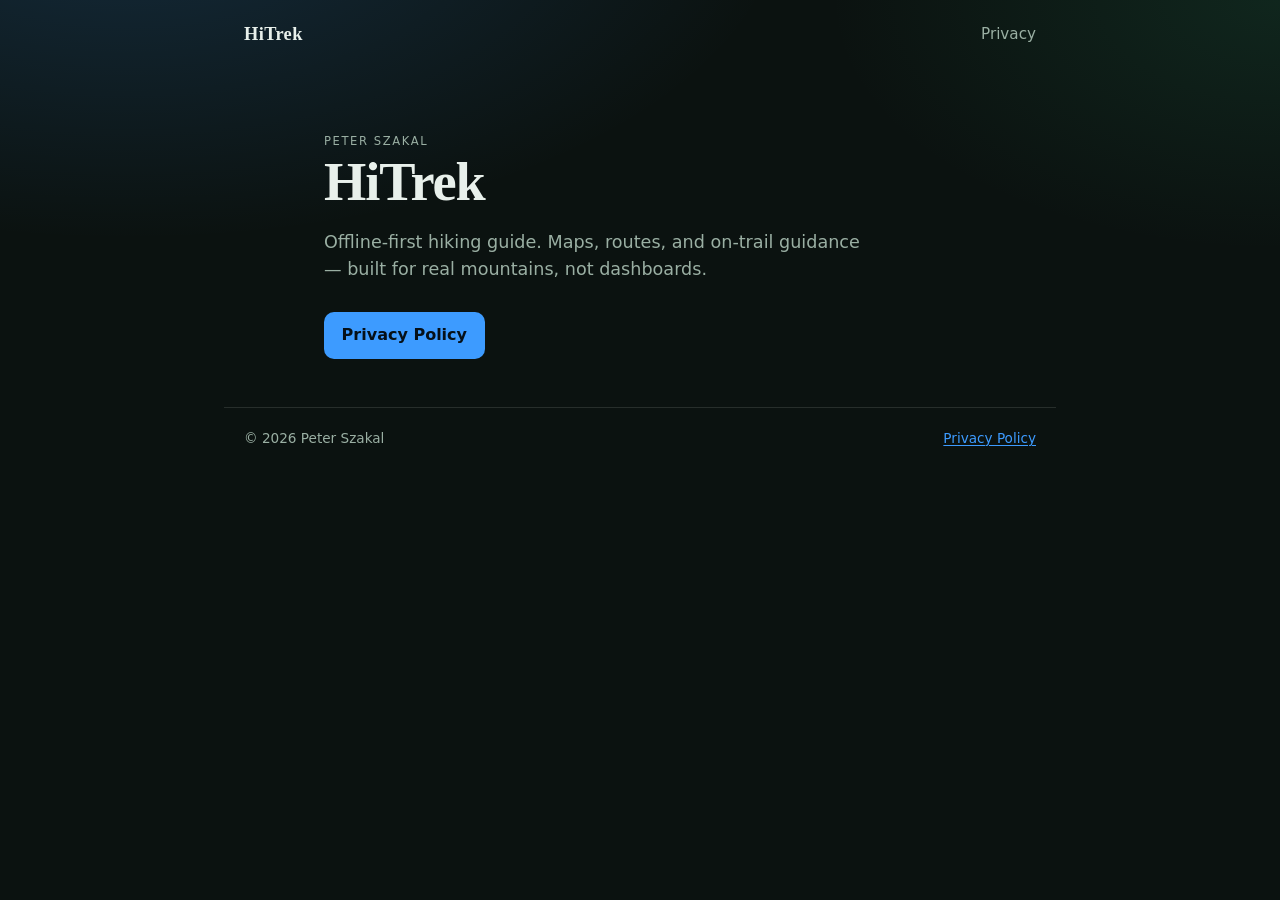
<file: index.html>
<!DOCTYPE html>
<html lang="en">
  <head>
    <meta charset="utf-8" />
    <meta name="viewport" content="width=device-width, initial-scale=1" />
    <title>HiTrek</title>
    <meta
      name="description"
      content="HiTrek — offline-first hiking guide. Privacy policy for the App Store."
    />
    <link rel="stylesheet" href="styles.css" />
  </head>
  <body>
    <header class="site-header">
      <a class="brand" href="./">HiTrek</a>
      <nav>
        <a href="privacy/">Privacy</a>
      </nav>
    </header>

    <main class="hero">
      <p class="eyebrow">Peter Szakal</p>
      <h1>HiTrek</h1>
      <p class="lede">
        Offline-first hiking guide. Maps, routes, and on-trail guidance —
        built for real mountains, not dashboards.
      </p>
      <p class="cta-row">
        <a class="btn" href="privacy/">Privacy Policy</a>
      </p>
    </main>

    <footer class="site-footer">
      <span>© <span id="year"></span> Peter Szakal</span>
      <a href="privacy/">Privacy Policy</a>
    </footer>
    <script>
      document.getElementById("year").textContent = String(new Date().getFullYear());
    </script>
  </body>
</html>
</file>
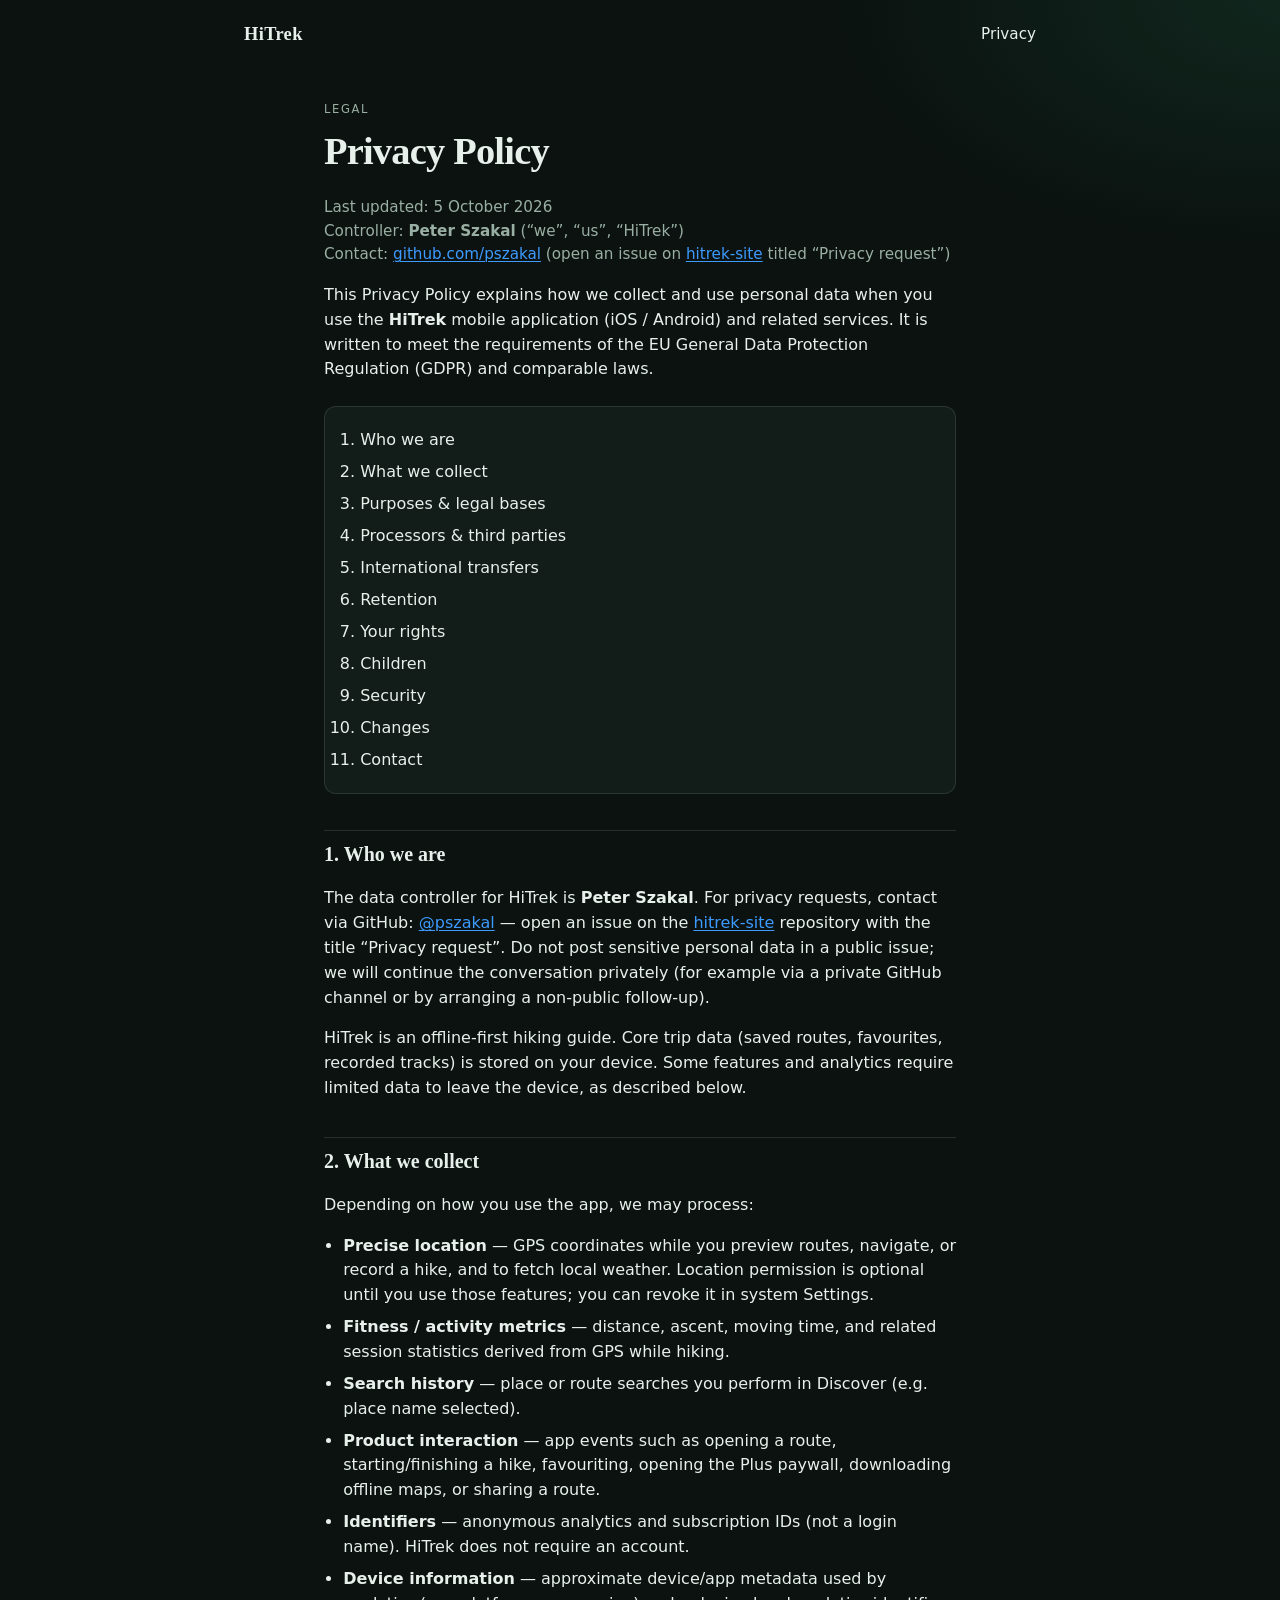
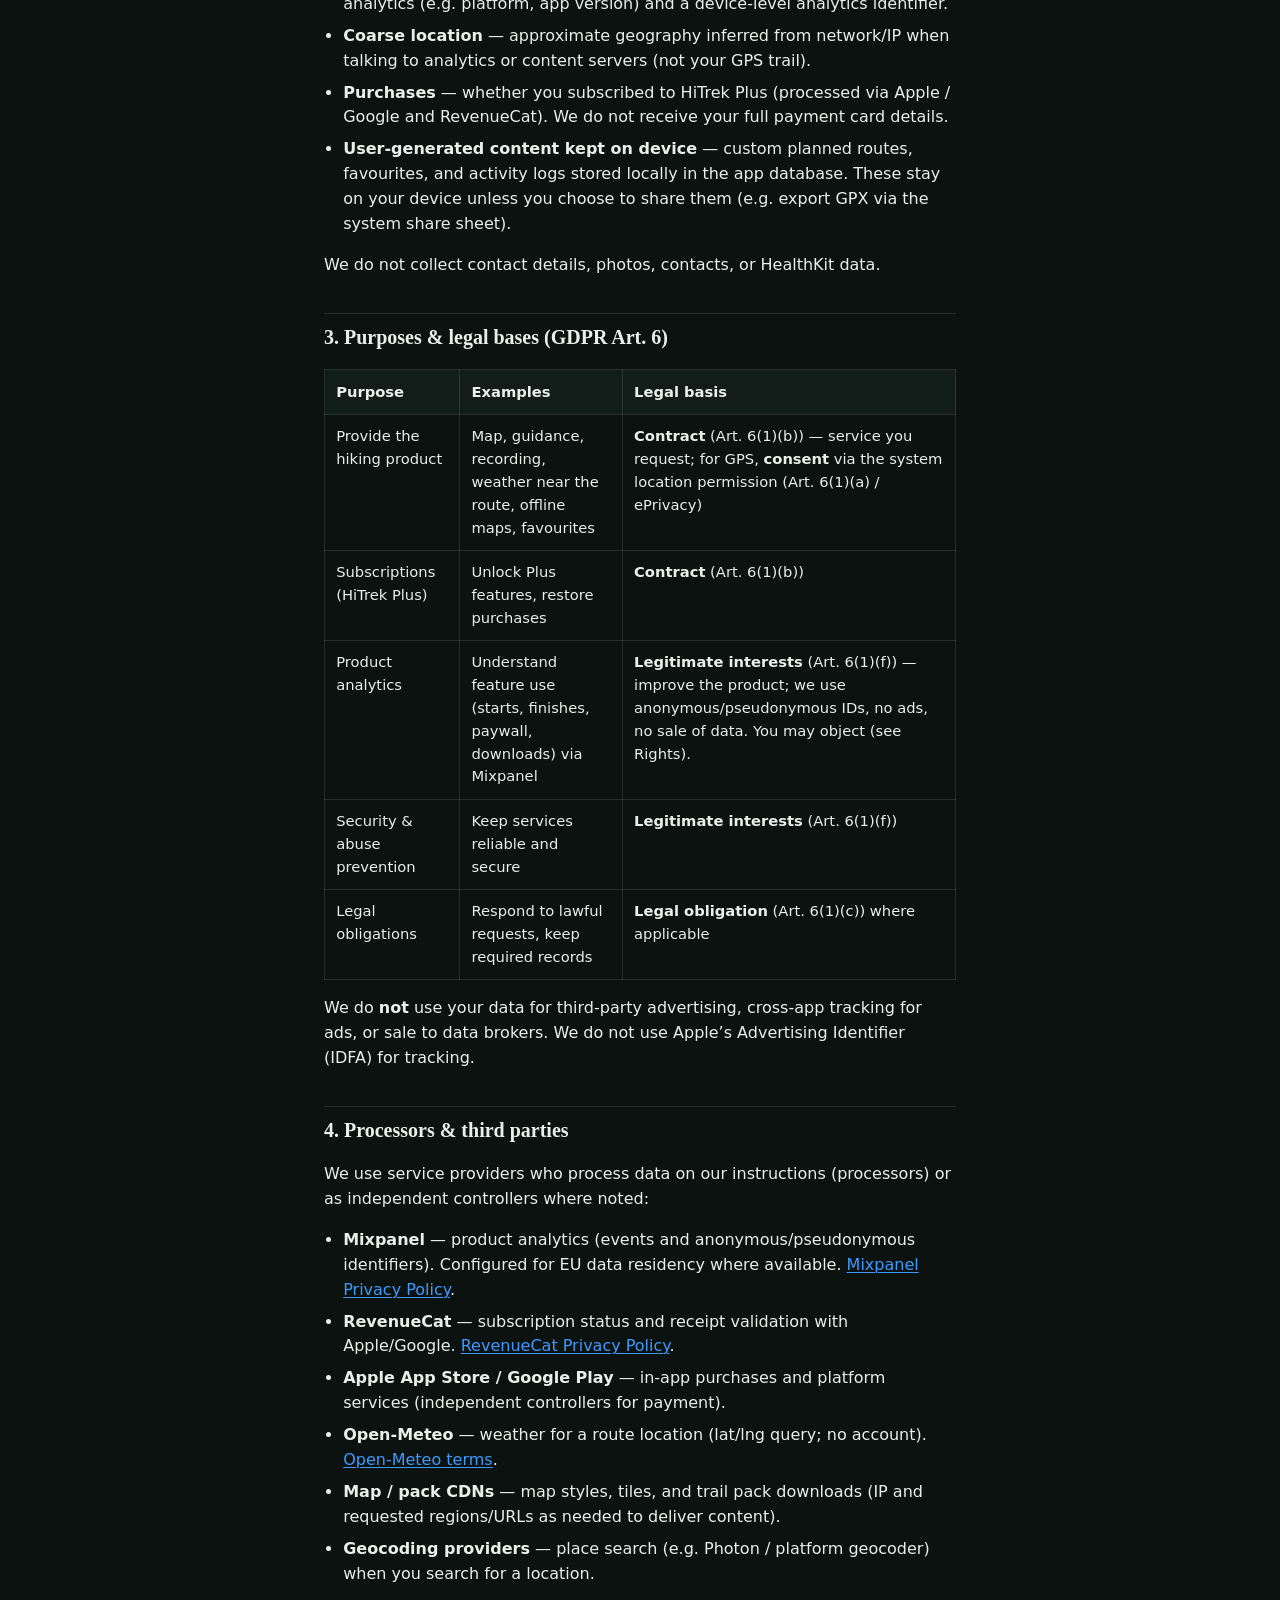
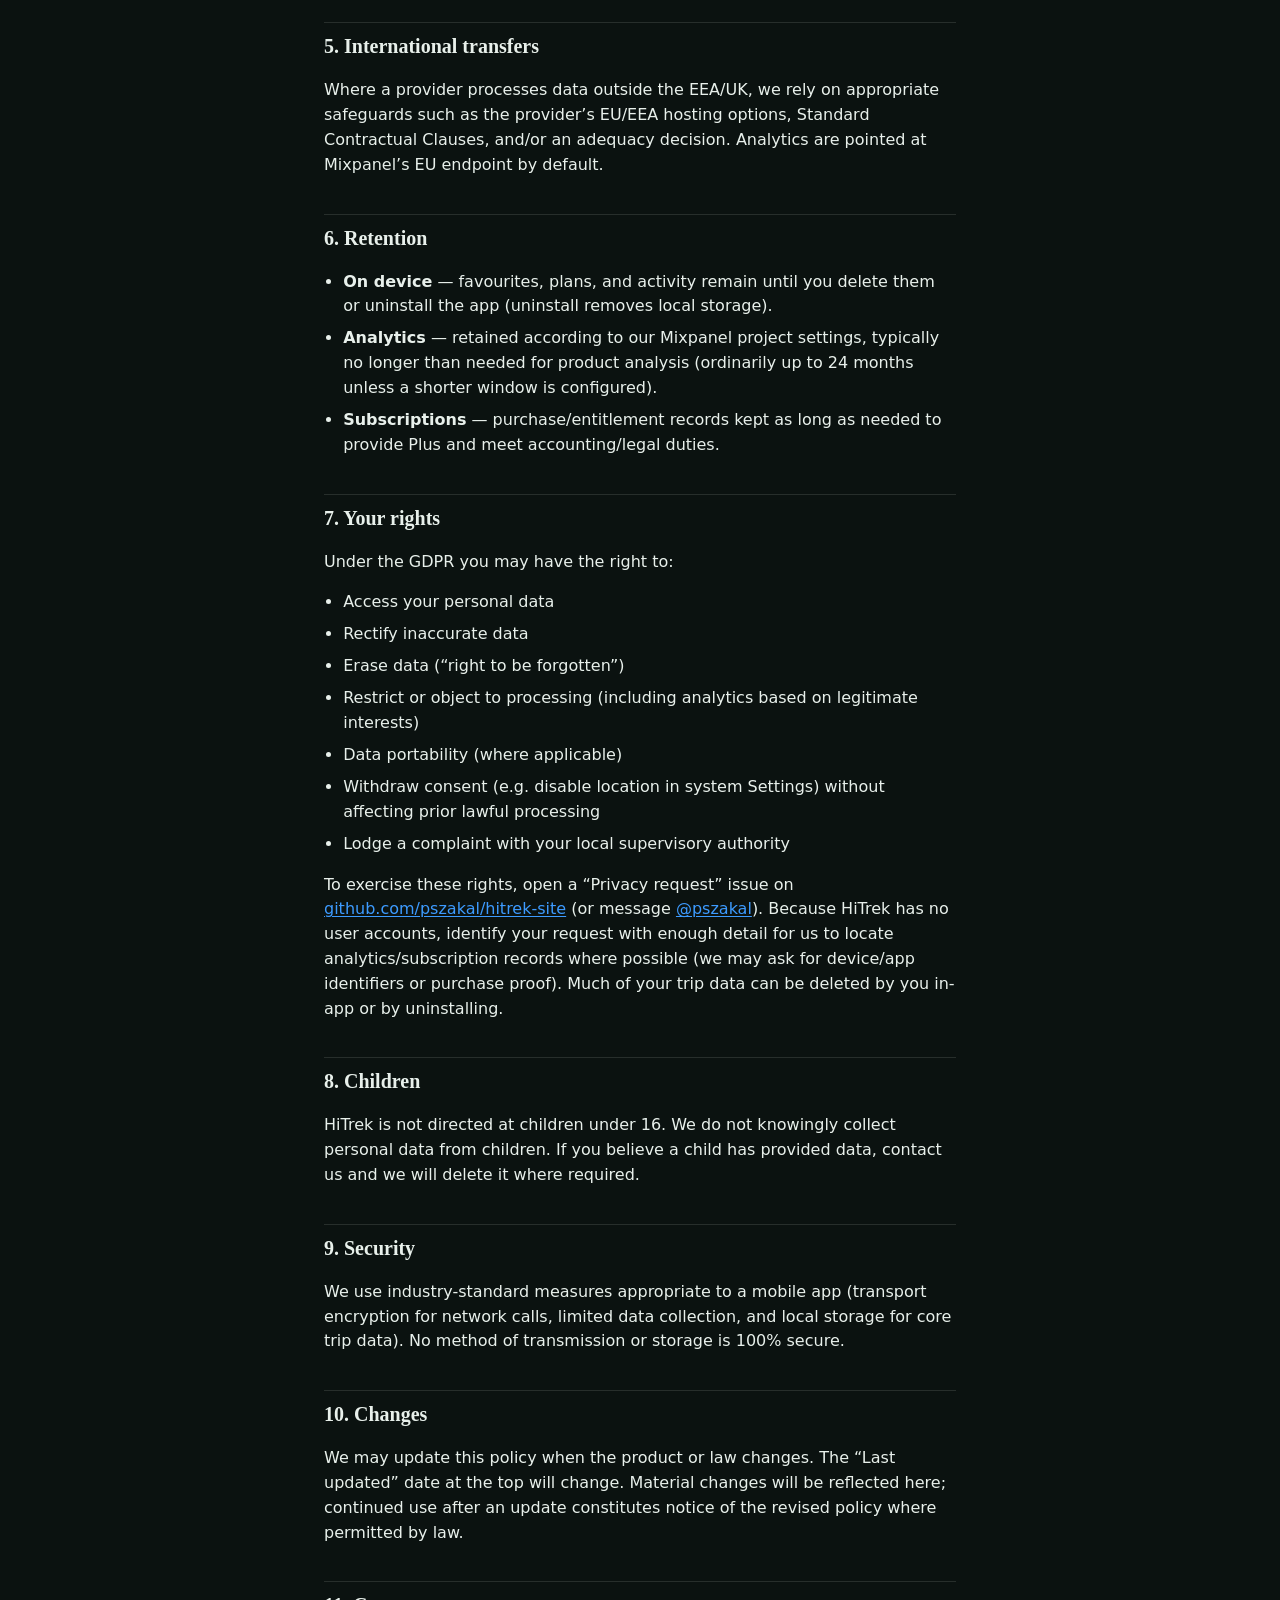
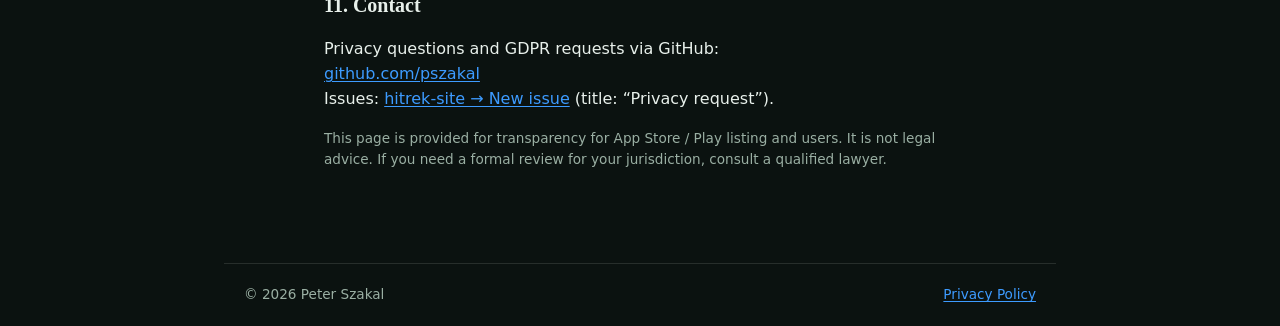
<file: privacy/index.html>
<!DOCTYPE html>
<html lang="en">
  <head>
    <meta charset="utf-8" />
    <meta name="viewport" content="width=device-width, initial-scale=1" />
    <title>HiTrek — Privacy Policy</title>
    <meta
      name="description"
      content="Privacy Policy for the HiTrek hiking app (GDPR)."
    />
    <link rel="stylesheet" href="../styles.css" />
  </head>
  <body>
    <header class="site-header">
      <a class="brand" href="../">HiTrek</a>
      <nav>
        <a href="./" aria-current="page">Privacy</a>
      </nav>
    </header>

    <main class="doc">
      <p class="eyebrow">Legal</p>
      <h1>Privacy Policy</h1>
      <p class="meta">
        Last updated: 5 October 2026<br />
        Controller: <strong>Peter Szakal</strong> (“we”, “us”, “HiTrek”)<br />
        Contact:
        <a href="https://github.com/pszakal" rel="noopener">github.com/pszakal</a>
        (open an issue on
        <a href="https://github.com/pszakal/hitrek-site/issues/new" rel="noopener"
          >hitrek-site</a
        >
        titled “Privacy request”)
      </p>

      <p>
        This Privacy Policy explains how we collect and use personal data when
        you use the <strong>HiTrek</strong> mobile application (iOS / Android)
        and related services. It is written to meet the requirements of the EU
        General Data Protection Regulation (GDPR) and comparable laws.
      </p>

      <nav class="toc" aria-label="Table of contents">
        <ol>
          <li><a href="#who">Who we are</a></li>
          <li><a href="#data">What we collect</a></li>
          <li><a href="#purposes">Purposes &amp; legal bases</a></li>
          <li><a href="#partners">Processors &amp; third parties</a></li>
          <li><a href="#transfers">International transfers</a></li>
          <li><a href="#retention">Retention</a></li>
          <li><a href="#rights">Your rights</a></li>
          <li><a href="#children">Children</a></li>
          <li><a href="#security">Security</a></li>
          <li><a href="#changes">Changes</a></li>
          <li><a href="#contact">Contact</a></li>
        </ol>
      </nav>

      <section id="who">
        <h2>1. Who we are</h2>
        <p>
          The data controller for HiTrek is <strong>Peter Szakal</strong>. For
          privacy requests, contact via GitHub:
          <a href="https://github.com/pszakal" rel="noopener">@pszakal</a>
          — open an issue on the
          <a href="https://github.com/pszakal/hitrek-site/issues/new" rel="noopener"
            >hitrek-site</a
          >
          repository with the title “Privacy request”. Do not post sensitive
          personal data in a public issue; we will continue the conversation
          privately (for example via a private GitHub channel or by arranging a
          non-public follow-up).
        </p>
        <p>
          HiTrek is an offline-first hiking guide. Core trip data (saved routes,
          favourites, recorded tracks) is stored on your device. Some features
          and analytics require limited data to leave the device, as described
          below.
        </p>
      </section>

      <section id="data">
        <h2>2. What we collect</h2>
        <p>Depending on how you use the app, we may process:</p>
        <ul>
          <li>
            <strong>Precise location</strong> — GPS coordinates while you
            preview routes, navigate, or record a hike, and to fetch local
            weather. Location permission is optional until you use those
            features; you can revoke it in system Settings.
          </li>
          <li>
            <strong>Fitness / activity metrics</strong> — distance, ascent,
            moving time, and related session statistics derived from GPS while
            hiking.
          </li>
          <li>
            <strong>Search history</strong> — place or route searches you
            perform in Discover (e.g. place name selected).
          </li>
          <li>
            <strong>Product interaction</strong> — app events such as opening a
            route, starting/finishing a hike, favouriting, opening the Plus
            paywall, downloading offline maps, or sharing a route.
          </li>
          <li>
            <strong>Identifiers</strong> — anonymous analytics and subscription
            IDs (not a login name). HiTrek does not require an account.
          </li>
          <li>
            <strong>Device information</strong> — approximate device/app
            metadata used by analytics (e.g. platform, app version) and a
            device-level analytics identifier.
          </li>
          <li>
            <strong>Coarse location</strong> — approximate geography inferred
            from network/IP when talking to analytics or content servers (not
            your GPS trail).
          </li>
          <li>
            <strong>Purchases</strong> — whether you subscribed to HiTrek Plus
            (processed via Apple / Google and RevenueCat). We do not receive
            your full payment card details.
          </li>
          <li>
            <strong>User-generated content kept on device</strong> — custom
            planned routes, favourites, and activity logs stored locally in the
            app database. These stay on your device unless you choose to share
            them (e.g. export GPX via the system share sheet).
          </li>
        </ul>
        <p>We do not collect contact details, photos, contacts, or HealthKit data.</p>
      </section>

      <section id="purposes">
        <h2>3. Purposes &amp; legal bases (GDPR Art. 6)</h2>
        <table>
          <thead>
            <tr>
              <th>Purpose</th>
              <th>Examples</th>
              <th>Legal basis</th>
            </tr>
          </thead>
          <tbody>
            <tr>
              <td>Provide the hiking product</td>
              <td>
                Map, guidance, recording, weather near the route, offline maps,
                favourites
              </td>
              <td>
                <strong>Contract</strong> (Art. 6(1)(b)) — service you request;
                for GPS,
                <strong>consent</strong> via the system location permission
                (Art. 6(1)(a) / ePrivacy)
              </td>
            </tr>
            <tr>
              <td>Subscriptions (HiTrek Plus)</td>
              <td>Unlock Plus features, restore purchases</td>
              <td><strong>Contract</strong> (Art. 6(1)(b))</td>
            </tr>
            <tr>
              <td>Product analytics</td>
              <td>
                Understand feature use (starts, finishes, paywall, downloads)
                via Mixpanel
              </td>
              <td>
                <strong>Legitimate interests</strong> (Art. 6(1)(f)) — improve
                the product; we use anonymous/pseudonymous IDs, no ads, no sale
                of data. You may object (see Rights).
              </td>
            </tr>
            <tr>
              <td>Security &amp; abuse prevention</td>
              <td>Keep services reliable and secure</td>
              <td><strong>Legitimate interests</strong> (Art. 6(1)(f))</td>
            </tr>
            <tr>
              <td>Legal obligations</td>
              <td>Respond to lawful requests, keep required records</td>
              <td><strong>Legal obligation</strong> (Art. 6(1)(c)) where applicable</td>
            </tr>
          </tbody>
        </table>
        <p>
          We do <strong>not</strong> use your data for third-party advertising,
          cross-app tracking for ads, or sale to data brokers. We do not use
          Apple’s Advertising Identifier (IDFA) for tracking.
        </p>
      </section>

      <section id="partners">
        <h2>4. Processors &amp; third parties</h2>
        <p>
          We use service providers who process data on our instructions
          (processors) or as independent controllers where noted:
        </p>
        <ul>
          <li>
            <strong>Mixpanel</strong> — product analytics (events and
            anonymous/pseudonymous identifiers). Configured for EU data
            residency where available.
            <a href="https://mixpanel.com/legal/privacy-policy/" rel="noopener"
              >Mixpanel Privacy Policy</a
            >.
          </li>
          <li>
            <strong>RevenueCat</strong> — subscription status and receipt
            validation with Apple/Google.
            <a href="https://www.revenuecat.com/privacy" rel="noopener"
              >RevenueCat Privacy Policy</a
            >.
          </li>
          <li>
            <strong>Apple App Store / Google Play</strong> — in-app purchases
            and platform services (independent controllers for payment).
          </li>
          <li>
            <strong>Open-Meteo</strong> — weather for a route location (lat/lng
            query; no account).
            <a href="https://open-meteo.com/en/terms" rel="noopener"
              >Open-Meteo terms</a
            >.
          </li>
          <li>
            <strong>Map / pack CDNs</strong> — map styles, tiles, and trail pack
            downloads (IP and requested regions/URLs as needed to deliver
            content).
          </li>
          <li>
            <strong>Geocoding providers</strong> — place search (e.g. Photon /
            platform geocoder) when you search for a location.
          </li>
        </ul>
      </section>

      <section id="transfers">
        <h2>5. International transfers</h2>
        <p>
          Where a provider processes data outside the EEA/UK, we rely on
          appropriate safeguards such as the provider’s EU/EEA hosting options,
          Standard Contractual Clauses, and/or an adequacy decision. Analytics
          are pointed at Mixpanel’s EU endpoint by default.
        </p>
      </section>

      <section id="retention">
        <h2>6. Retention</h2>
        <ul>
          <li>
            <strong>On device</strong> — favourites, plans, and activity remain
            until you delete them or uninstall the app (uninstall removes local
            storage).
          </li>
          <li>
            <strong>Analytics</strong> — retained according to our Mixpanel
            project settings, typically no longer than needed for product
            analysis (ordinarily up to 24 months unless a shorter window is
            configured).
          </li>
          <li>
            <strong>Subscriptions</strong> — purchase/entitlement records kept
            as long as needed to provide Plus and meet accounting/legal duties.
          </li>
        </ul>
      </section>

      <section id="rights">
        <h2>7. Your rights</h2>
        <p>Under the GDPR you may have the right to:</p>
        <ul>
          <li>Access your personal data</li>
          <li>Rectify inaccurate data</li>
          <li>Erase data (“right to be forgotten”)</li>
          <li>Restrict or object to processing (including analytics based on legitimate interests)</li>
          <li>Data portability (where applicable)</li>
          <li>Withdraw consent (e.g. disable location in system Settings) without affecting prior lawful processing</li>
          <li>Lodge a complaint with your local supervisory authority</li>
        </ul>
        <p>
          To exercise these rights, open a “Privacy request” issue on
          <a href="https://github.com/pszakal/hitrek-site/issues/new" rel="noopener"
            >github.com/pszakal/hitrek-site</a
          >
          (or message
          <a href="https://github.com/pszakal" rel="noopener">@pszakal</a>).
          Because HiTrek has no user accounts, identify your request with enough
          detail for us to locate analytics/subscription records where possible
          (we may ask for device/app identifiers or purchase proof). Much of your
          trip data can be deleted by you in-app or by uninstalling.
        </p>
      </section>

      <section id="children">
        <h2>8. Children</h2>
        <p>
          HiTrek is not directed at children under 16. We do not knowingly
          collect personal data from children. If you believe a child has
          provided data, contact us and we will delete it where required.
        </p>
      </section>

      <section id="security">
        <h2>9. Security</h2>
        <p>
          We use industry-standard measures appropriate to a mobile app
          (transport encryption for network calls, limited data collection, and
          local storage for core trip data). No method of transmission or
          storage is 100% secure.
        </p>
      </section>

      <section id="changes">
        <h2>10. Changes</h2>
        <p>
          We may update this policy when the product or law changes. The “Last
          updated” date at the top will change. Material changes will be
          reflected here; continued use after an update constitutes notice of
          the revised policy where permitted by law.
        </p>
      </section>

      <section id="contact">
        <h2>11. Contact</h2>
        <p>
          Privacy questions and GDPR requests via GitHub:<br />
          <a href="https://github.com/pszakal" rel="noopener">github.com/pszakal</a
          ><br />
          Issues:
          <a href="https://github.com/pszakal/hitrek-site/issues/new" rel="noopener"
            >hitrek-site → New issue</a
          >
          (title: “Privacy request”).
        </p>
        <p class="fine">
          This page is provided for transparency for App Store / Play listing
          and users. It is not legal advice. If you need a formal review for
          your jurisdiction, consult a qualified lawyer.
        </p>
      </section>
    </main>

    <footer class="site-footer">
      <span>© <span id="year"></span> Peter Szakal</span>
      <a href="./">Privacy Policy</a>
    </footer>
    <script>
      document.getElementById("year").textContent = String(new Date().getFullYear());
    </script>
  </body>
</html>
</file>
<file: styles.css>
:root {
  --bg: #0b1210;
  --bg-elev: #121c18;
  --text: #e8f0eb;
  --muted: #9aafa3;
  --accent: #3d9bff;
  --line: rgba(232, 240, 235, 0.12);
  --max: 42rem;
  --sans: "Iowan Old Style", "Palatino Linotype", Palatino, "Book Antiqua", Georgia, serif;
  --ui: ui-sans-serif, system-ui, -apple-system, "Segoe UI", sans-serif;
}

* {
  box-sizing: border-box;
}

html {
  color-scheme: dark;
}

body {
  margin: 0;
  min-height: 100vh;
  font-family: var(--ui);
  background:
    radial-gradient(1200px 600px at 10% -10%, rgba(61, 155, 255, 0.18), transparent 55%),
    radial-gradient(900px 500px at 100% 0%, rgba(46, 160, 110, 0.14), transparent 50%),
    var(--bg);
  color: var(--text);
  line-height: 1.55;
}

a {
  color: var(--accent);
  text-decoration-thickness: 1px;
  text-underline-offset: 0.15em;
}

a:hover {
  color: #7ab8ff;
}

.site-header,
.site-footer {
  display: flex;
  align-items: center;
  justify-content: space-between;
  gap: 1rem;
  max-width: 52rem;
  margin: 0 auto;
  padding: 1.25rem 1.25rem;
}

.brand {
  font-family: var(--sans);
  font-weight: 700;
  font-size: 1.15rem;
  color: var(--text);
  text-decoration: none;
  letter-spacing: 0.02em;
}

.site-header nav a {
  color: var(--muted);
  text-decoration: none;
  font-size: 0.95rem;
}

.site-header nav a[aria-current="page"],
.site-header nav a:hover {
  color: var(--text);
}

.site-footer {
  border-top: 1px solid var(--line);
  color: var(--muted);
  font-size: 0.85rem;
  margin-top: 3rem;
}

.hero {
  max-width: var(--max);
  margin: 4rem auto 2rem;
  padding: 0 1.25rem;
}

.hero h1 {
  font-family: var(--sans);
  font-size: clamp(2.4rem, 6vw, 3.4rem);
  line-height: 1.05;
  margin: 0.25rem 0 0.75rem;
  letter-spacing: -0.02em;
}

.lede {
  color: var(--muted);
  font-size: 1.1rem;
  max-width: 34rem;
}

.eyebrow {
  text-transform: uppercase;
  letter-spacing: 0.14em;
  font-size: 0.72rem;
  color: var(--muted);
  margin: 0;
}

.cta-row {
  margin-top: 1.75rem;
}

.btn {
  display: inline-block;
  background: var(--accent);
  color: #061018;
  font-weight: 600;
  text-decoration: none;
  padding: 0.7rem 1.1rem;
  border-radius: 10px;
}

.btn:hover {
  color: #061018;
  filter: brightness(1.06);
}

.doc {
  max-width: var(--max);
  margin: 2rem auto 0;
  padding: 0 1.25rem 2rem;
}

.doc h1 {
  font-family: var(--sans);
  font-size: clamp(1.9rem, 4vw, 2.4rem);
  margin: 0.2rem 0 0.75rem;
  letter-spacing: -0.02em;
}

.doc h2 {
  font-family: var(--sans);
  font-size: 1.25rem;
  margin: 2.25rem 0 0.75rem;
  padding-top: 0.5rem;
  border-top: 1px solid var(--line);
}

.doc .meta {
  color: var(--muted);
  font-size: 0.95rem;
}

.doc ul {
  padding-left: 1.2rem;
}

.doc li {
  margin: 0.45rem 0;
}

.toc {
  background: var(--bg-elev);
  border: 1px solid var(--line);
  border-radius: 12px;
  padding: 0.85rem 1rem;
  margin: 1.5rem 0;
}

.toc ol {
  margin: 0;
  padding-left: 1.2rem;
}

.toc a {
  color: var(--text);
  text-decoration: none;
}

.toc a:hover {
  color: var(--accent);
}

table {
  width: 100%;
  border-collapse: collapse;
  font-size: 0.92rem;
  margin: 1rem 0;
}

th,
td {
  border: 1px solid var(--line);
  padding: 0.65rem 0.7rem;
  vertical-align: top;
  text-align: left;
}

th {
  background: var(--bg-elev);
  font-weight: 600;
}

.fine {
  color: var(--muted);
  font-size: 0.85rem;
}

@media (max-width: 640px) {
  table,
  thead,
  tbody,
  th,
  td,
  tr {
    display: block;
  }

  thead {
    display: none;
  }

  tr {
    border: 1px solid var(--line);
    border-radius: 10px;
    margin-bottom: 0.75rem;
    padding: 0.35rem 0;
    background: var(--bg-elev);
  }

  td {
    border: none;
    padding: 0.35rem 0.75rem;
  }

  td::before {
    content: attr(data-label);
    display: block;
    font-size: 0.72rem;
    text-transform: uppercase;
    letter-spacing: 0.08em;
    color: var(--muted);
    margin-bottom: 0.15rem;
  }
}
</file>
